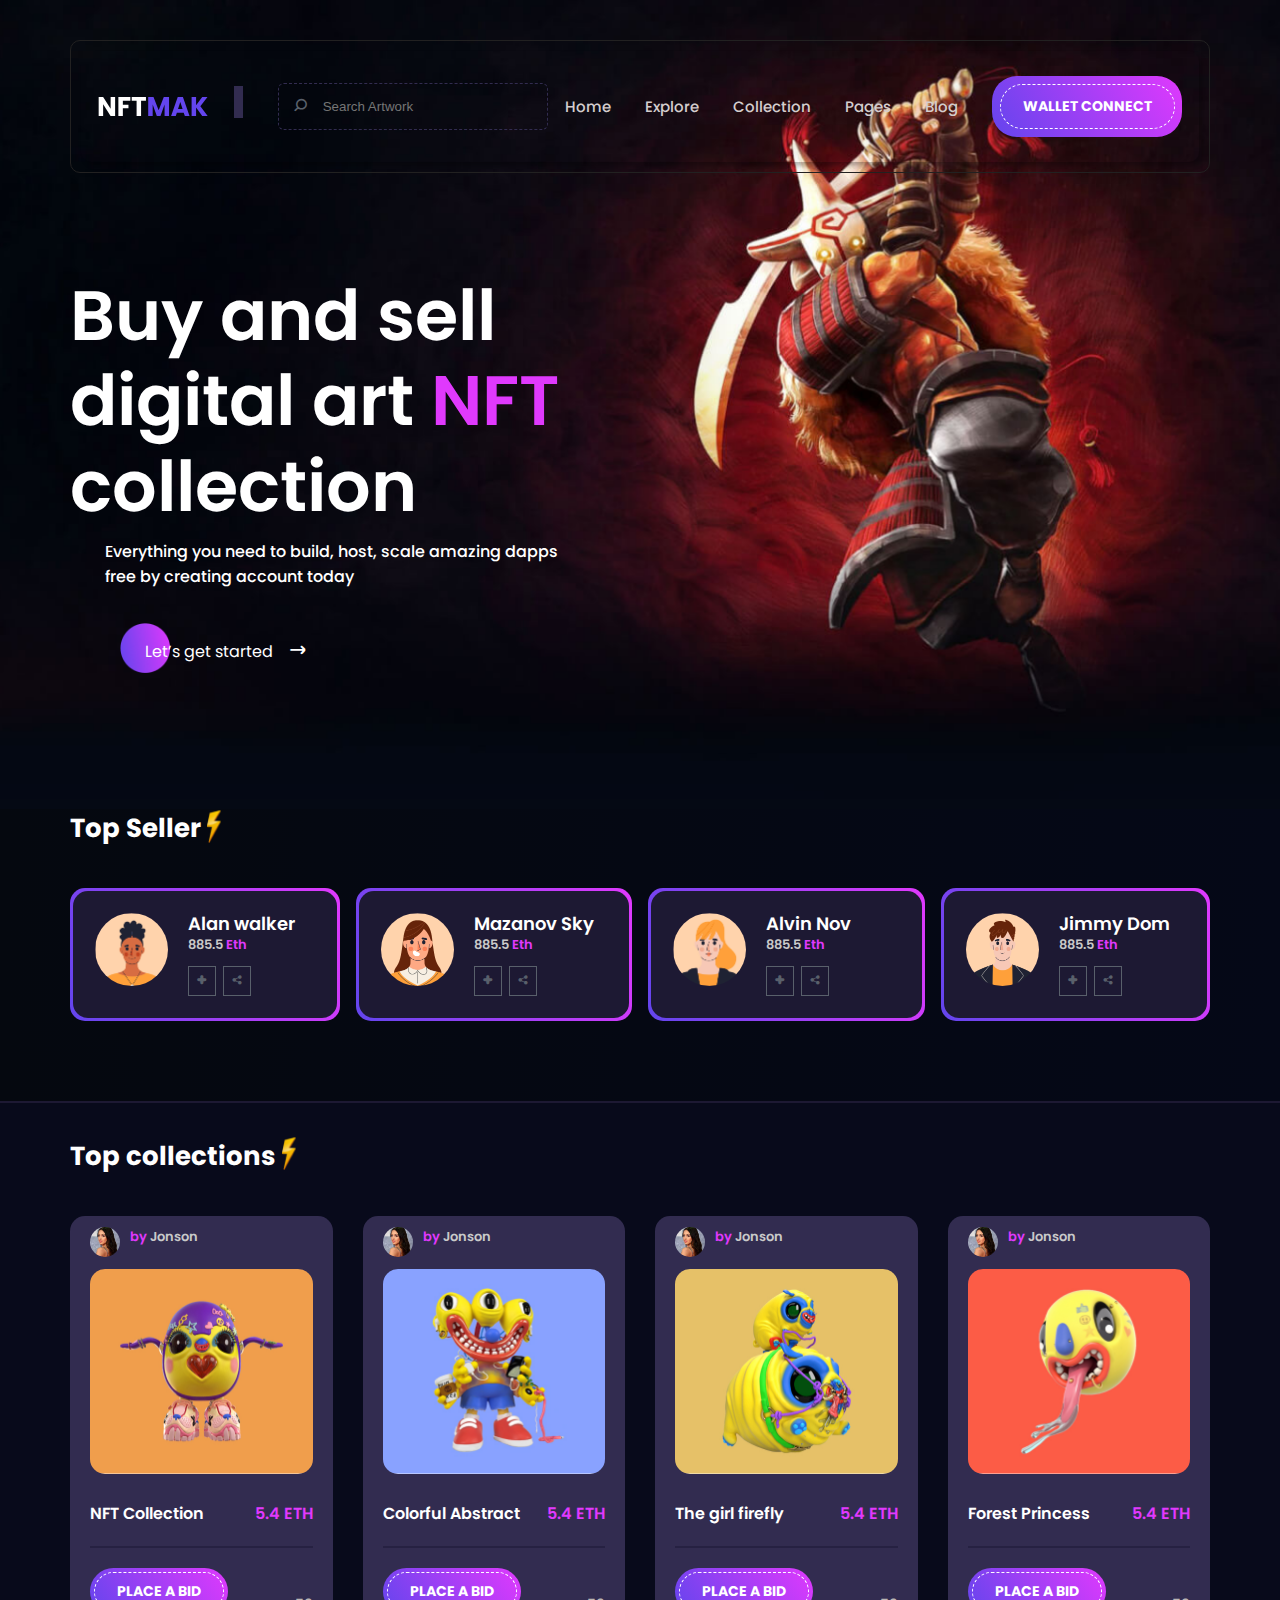
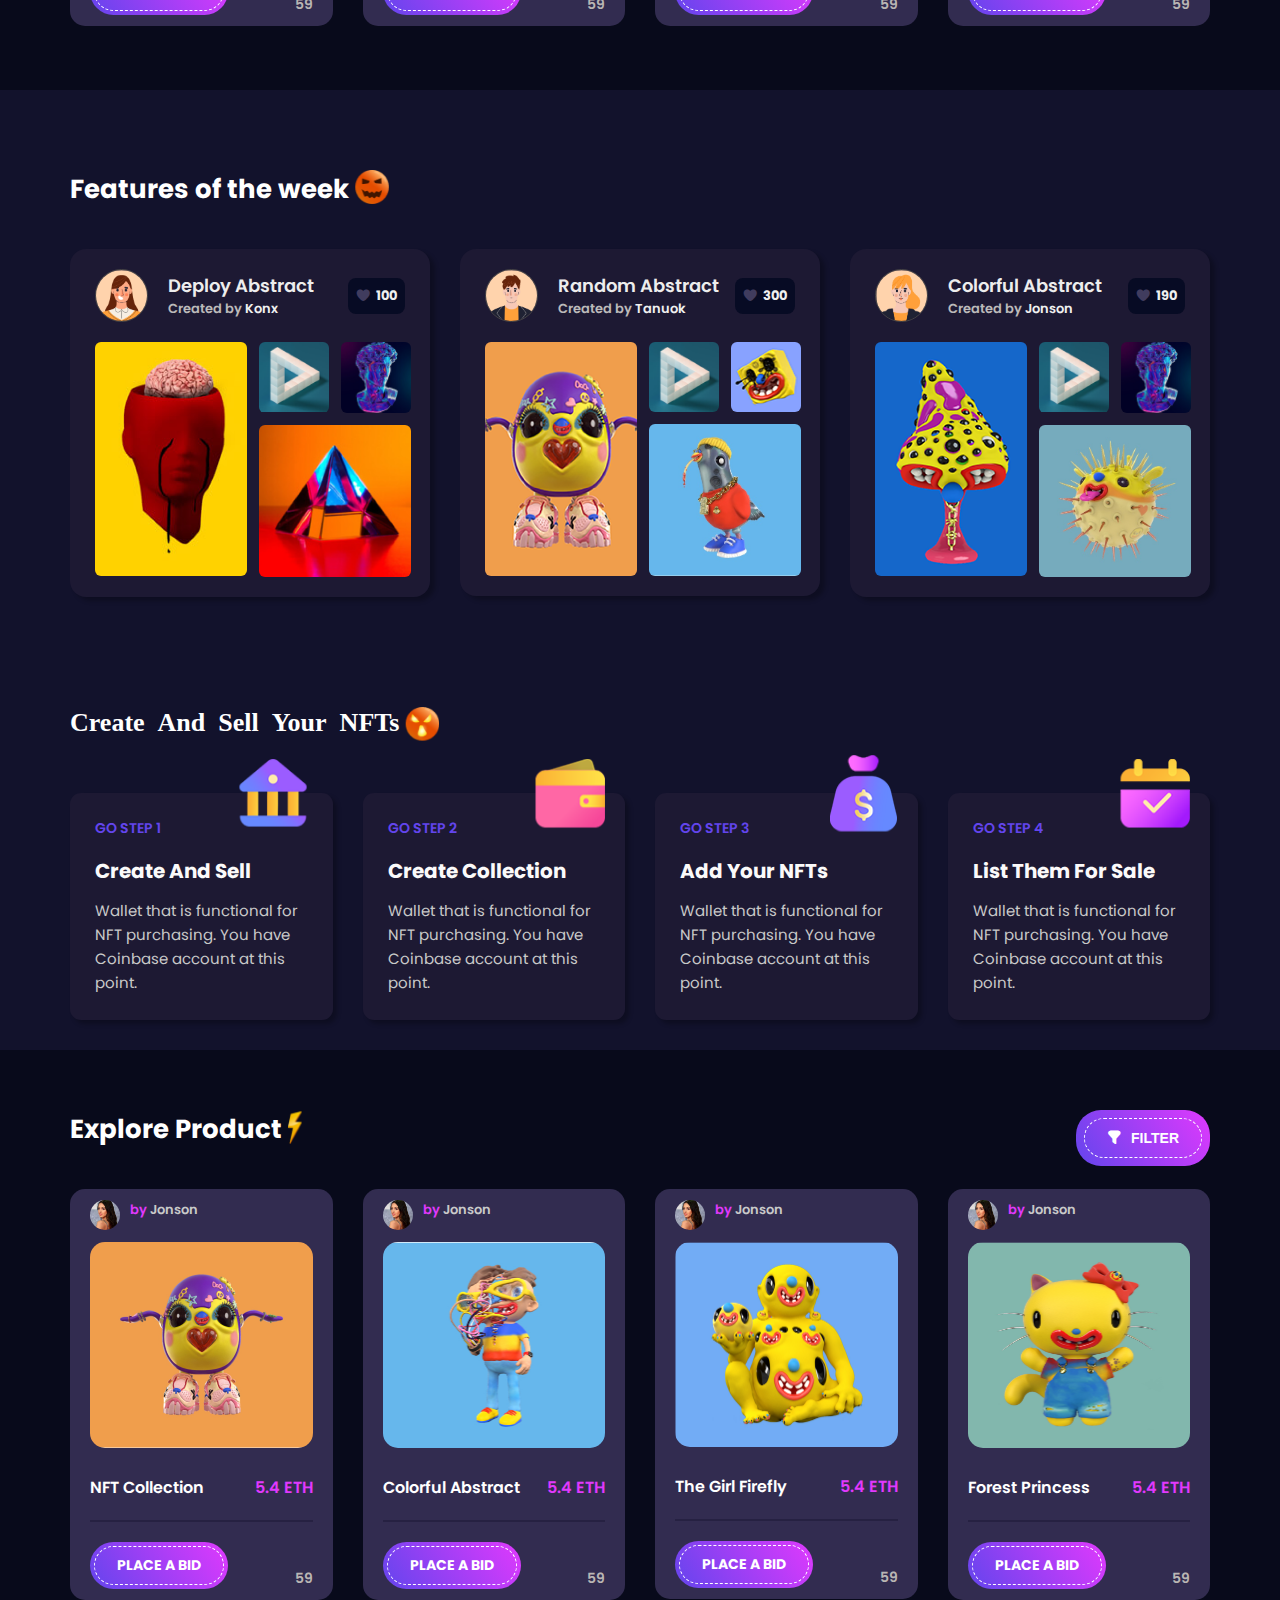
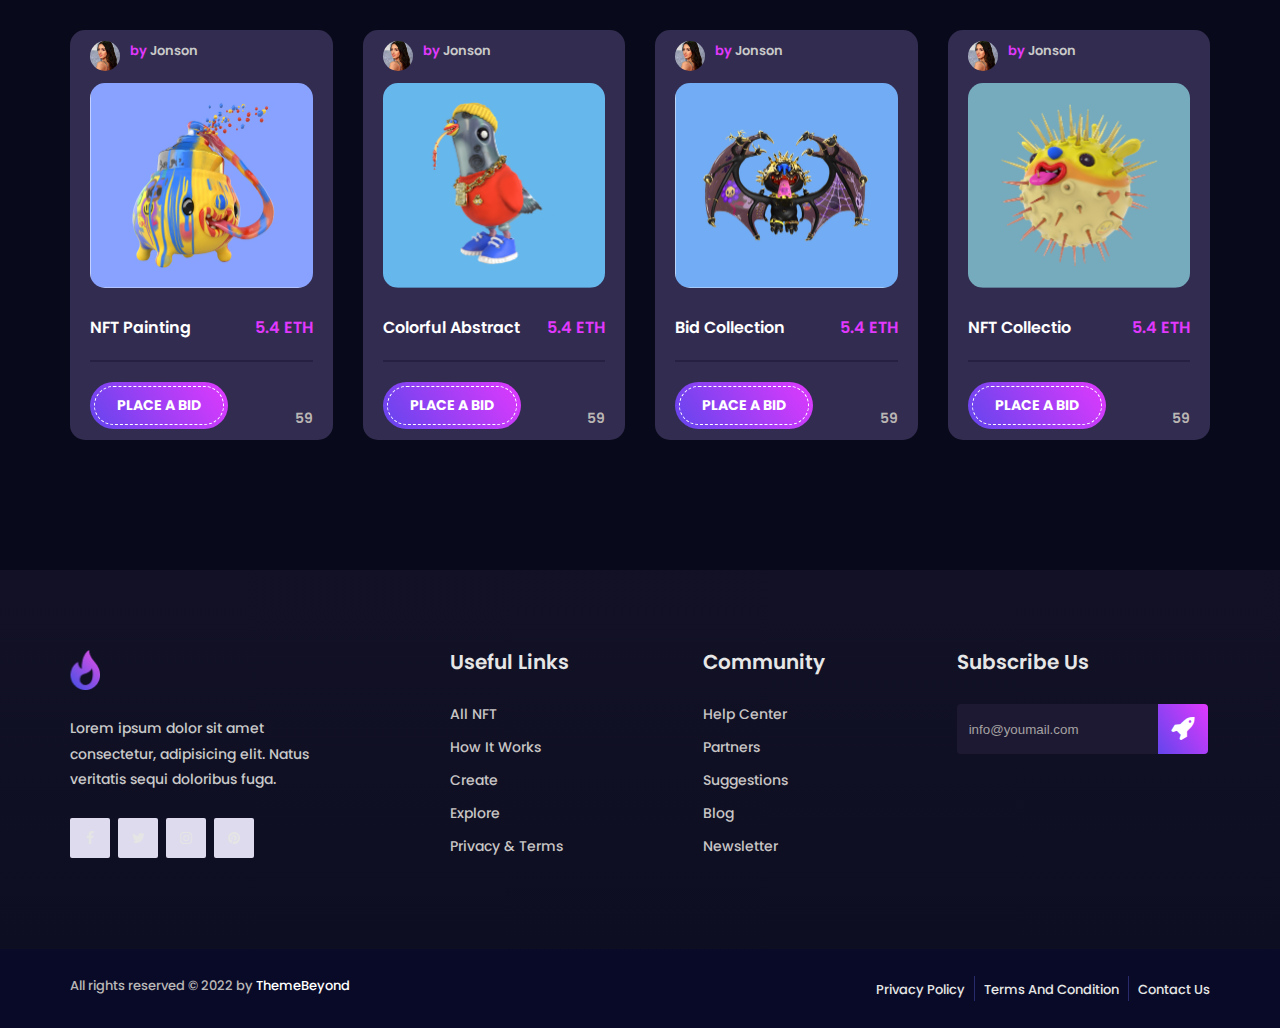
<file: index.html>
<!DOCTYPE html>
<html lang="en">

<head>
  <meta charset="UTF-8">
  <meta http-equiv="X-UA-Compatible" content="IE=edge">
  <meta name="viewport" content="width=device-width, initial-scale=1.0">
  <title>nft</title>
  <link rel="icon" href="images/icons/fair-icon.png">
  <link rel="stylesheet" href="css/font.css">
  <link rel="stylesheet" href="libs/font-awesome-4.7.0/css/font-awesome.min.css">
  <link rel="stylesheet" href="libs/icomoon/style.css">
  <link rel="stylesheet" href="css/style.min.css">
  <link rel="stylesheet" href="css/media.min.css">
</head>

<body class="poppins-font">
  <div class="preloader active">
    <div class="preload-icon"><img src="images/spiner-icon.svg" alt=""></div>
  </div>
  <section class="bunner-section background-style" style="background-image: url(images/bunner.png)">
    <div class="container">
      <div class="main-navigation-wrap">

        <div class="main-navigation">
          <div class="logo"><img src="images/log.svg" alt="nft mark"></div>
          <div class="hidden-menu toggle-js">
            <div class="close-menu close-menu-js"><span class="fa fa-close"></span></div>
            <form class="search-form">
              <button class="search-button">
                <span class="icon-search"></span>
              </button>
              <div class="search-input"><input type="text" placeholder="Search Artwork"></div>
            </form>
            <ul class="main-menu">
              <li><a href="javascrip:void(0)">Home</a></li>
              <li><a href="javascrip:void(0)">Explore</a></li>
              <li><a href="javascrip:void(0)">Collection</a></li>
              <li><a href="javascrip:void(0)">Pages</a></li>
              <li><a href="javascrip:void(0)">Blog</a></li>
            </ul>
            <div class="purple-link">
              <a class="purple-link-content" href="javascrip:void(0)">Wallet Connect</a>
            </div>
          </div>
          <div class="burger-menu open-menu-js">
            <span></span>
            <span></span>
            <span></span>
          </div>


        </div>
      </div>
      <div class="main-content">
        <div class="main-header">
          <h1>Buy and sell
            digital art <span class="purple-font">NFT</span>
            collection</h1>
        </div>
        <div class="main-description">
          <p>Everything you need to build, host, scale amazing
            dapps free by creating account today</p>
        </div>
        <a href="javascript:void(0)" class="main-link">Let’s get started</a>

      </div>

    </div>
  </section>
  <section class="top-seller-section">
    <div class="container">
      <div class="section-title">
        <h2>Top Seller</h2>
      </div>
      <div class="row">
        <div class="column-4x col-2x-d col-1x-t">
          <div class="top-seller-gradient">

            <div class="top-seller-box">
              <div class="top-seller-image">
                <img src="images/avatars/ava-dark_woman.png" alt="alan wolker">
              </div>
              <div class="top-seller-content">
                <div class="top-seller-title">
                  <a href="javascript:void(0)">Alan walker</a>
                </div>
                <div class="top-seller-amount">
                  <p>
                    885.5
                    <span class="purple-font">Eth</span>
                  </p>

                </div>
                <div class="top-seller-menu">
                  <a class="top-seller-link" href="javascript:void(0)"><span class="icon-plus"></span></a>
                  <a class="top-seller-link" href="javascript:void(0)"><span class="icon-share"></span></a>
                </div>
              </div>
            </div>
          </div>
        </div>
        <div class="column-4x col-2x-d col-1x-t">
          <div class="top-seller-gradient">

            <div class="top-seller-box">
              <div class="top-seller-image">
                <img src="images/avatars/ava_brown_hair_woman.png" alt="Mazanov Sky">
              </div>
              <div class="top-seller-content">
                <div class="top-seller-title">
                  <a href="javascript:void(0)">Mazanov Sky</a>
                </div>
                <div class="top-seller-amount">
                  <p>
                    885.5
                    <span class="purple-font">Eth</span>
                  </p>

                </div>
                <div class="top-seller-menu">
                  <a class="top-seller-link" href="javascript:void(0)"><span class="icon-plus"></span></a>
                  <a class="top-seller-link" href="javascript:void(0)"><span class="icon-share"></span></a>
                </div>
              </div>
            </div>
          </div>
        </div>
        <div class="column-4x col-2x-d col-1x-t">
          <div class="top-seller-gradient">

            <div class="top-seller-box">
              <div class="top-seller-image">
                <img src="images/avatars/ava_light_heir_woman.png" alt="Alvin Nov">
              </div>
              <div class="top-seller-content">
                <div class="top-seller-title">
                  <a href="javascript:void(0)">Alvin Nov</a>
                </div>
                <div class="top-seller-amount">
                  <p>
                    885.5
                    <span class="purple-font">Eth</span>
                  </p>

                </div>
                <div class="top-seller-menu">
                  <a class="top-seller-link" href="javascript:void(0)"><span class="icon-plus"></span></a>
                  <a class="top-seller-link" href="javascript:void(0)"><span class="icon-share"></span></a>
                </div>
              </div>
            </div>
          </div>
        </div>
        <div class="column-4x col-2x-d col-1x-t">
          <div class="top-seller-gradient">

            <div class="top-seller-box">
              <div class="top-seller-image">
                <img src="images/avatars/ava_brown_heir_man.png" alt="Jimmy Dom">
              </div>
              <div class="top-seller-content">
                <div class="top-seller-title">
                  <a href="javascript:void(0)">Jimmy Dom</a>
                </div>
                <div class="top-seller-amount">
                  <p>
                    885.5
                    <span class="purple-font">Eth</span>
                  </p>

                </div>
                <div class="top-seller-menu">
                  <a class="top-seller-link" href="javascript:void(0)"><span class="icon-plus"></span></a>
                  <a class="top-seller-link" href="javascript:void(0)"><span class="icon-share"></span></a>
                </div>
              </div>
            </div>
          </div>
        </div>
      </div>
    </div>

  </section>
  <section class="top-collection-section">
    <div class="container">
      <div class="section-title">
        <h2>Top collections</h2>
      </div>
      <div class="row">
        <div class="col-4x col-2x-d col-1x-p">
          <div class="product">
            <div class="author-info">
              <div class="author-photo">
                <img src="images/avatars/ava_circle.jpg" alt="ava">
              </div>
              <div class="author-name">
                <p><span class="purple-font">by </span>Jonson</p>
              </div>
            </div>
            <div class="product-image-box">
              <img src="images/monsters/monster_chicken.jpg" alt="monster chicken">
            </div>
            <div class="product-coin">
              <p>NFT Collection</p><span class="purple-font">5.4 ETH</span>
            </div>
            <div class="product-menu">
              <div class="purple-link">
                <a class="purple-link-content" href="javascrip:void(0)">place a bid</a>
              </div>
              <div class="product-amount">
                <p>59</p>
              </div>
            </div>
          </div>

        </div>
        <div class="col-4x col-2x-d col-1x-p ">
          <div class="product">
            <div class="author-info">
              <div class="author-photo">
                <img src="images/avatars/ava_circle.jpg" alt="ava">
              </div>
              <div class="author-name">
                <p><span class="purple-font">by </span>Jonson</p>
              </div>
            </div>
            <div class="product-image-box">
              <img src="images/monsters/monster_bart.jpg" alt="monster bart">
            </div>
            <div class="product-coin">
              <p>Colorful Abstract</p><span class="purple-font">5.4 ETH</span>
            </div>
            <div class="product-menu">
              <div class="purple-link">
                <a class="purple-link-content" href="javascrip:void(0)">place a bid</a>
              </div>
              <div class="product-amount">
                <p>59</p>
              </div>
            </div>
          </div>

        </div>
        <div class="col-4x col-2x-d col-1x-p">
          <div class="product">
            <div class="author-info">
              <div class="author-photo">
                <img src="images/avatars/ava_circle.jpg" alt="ava">
              </div>
              <div class="author-name">
                <p><span class="purple-font">by </span>Jonson</p>
              </div>
            </div>
            <div class="product-image-box">
              <img src="images/monsters/monster_dogs.jpg" alt="monster dogs">
            </div>
            <div class="product-coin">
              <p>The girl firefly</p><span class="purple-font">5.4 ETH</span>
            </div>
            <div class="product-menu">
              <div class="purple-link">
                <a class="purple-link-content" href="javascrip:void(0)">place a bid</a>
              </div>
              <div class="product-amount">
                <p>59</p>
              </div>
            </div>
          </div>

        </div>
        <div class="col-4x col-2x-d col-1x-p">
          <div class="product">
            <div class="author-info">
              <div class="author-photo">
                <img src="images/avatars/ava_circle.jpg" alt="ava">
              </div>
              <div class="author-name">
                <p><span class="purple-font">by </span>Jonson</p>
              </div>
            </div>
            <div class="product-image-box">
              <img src="images/monsters/monster_smile.jpg" alt="monster smile">
            </div>
            <div class="product-coin">
              <p>Forest Princess</p><span class="purple-font">5.4 ETH</span>
            </div>
            <div class="product-menu">
              <div class="purple-link">
                <a class="purple-link-content" href="javascrip:void(0)">place a bid</a>
              </div>
              <div class="product-amount">
                <p>59</p>
              </div>
            </div>
          </div>

        </div>
      </div>
    </div>
  </section>
  <section class="feature-section">
    <div class="container">
      <div class="section-title pumpkin-icon">
        <h2>Features of the week</h2>
      </div>
      <div class="row">
        <div class="col-3x col-2x-ws col-1x-d">
          <div class="author">
            <div class="author-data">
              <div class="author-photo">
                <img src="images/avatars/ava_brown_hair_woman.png" alt="woman">
              </div>
              <div class="author-content">
                <div class="author-info">
                  <div class="author-style">
                    <p>Deploy Abstract</p>
                  </div>
                  <div class="author-name">
                    <p>Created by <a href="javascript:void(0)" class="author-link">Konx</a></p>
                  </div>
                </div>
                <div class="author-likes-wrap">
                  <button class="btn-likes"><span class="icon-heard"></span></button>
                  <div class="likes-amount">
                    <p>100</p>
                  </div>
                </div>
              </div>
            </div>
            <div class="author-works">
              <div class="left-picture-box">
                <a href="javascript:void(0)" class="big-picture">
                  <img src="images/head.png" alt="head">
                </a>
              </div>
              <div class="right-picture-box">
                <div class="small-picture-box">
                  <a href="javascript:void(0)" class="small-picture">
                    <img src="images/triggle.png" alt="triggle">
                  </a>
                  <a href="javascript:void(0)" class="small-picture">
                    <img src="images/glass_head.png" alt="glass">
                  </a>
                </div>
                <a href="javascript:void(0)" class="middle-picture">
                  <img src="images/briliant.png" alt="briliant">
                </a>
              </div>
            </div>
          </div>
        </div>
        <div class="col-3x  col-2x-ws col-1x-d">
          <div class="author">
            <div class="author-data">
              <div class="author-photo">
                <img src="images/avatars/ava_brown_heir_man.png" alt="man">
              </div>
              <div class="author-content">
                <div class="author-info">
                  <div class="author-style">
                    <p>Random Abstract</p>
                  </div>
                  <div class="author-name">
                    <p>Created by <a href="javascript:void(0)" class="author-link">Tanuok</a></p>
                  </div>
                </div>
                <div class="author-likes-wrap">
                  <button class="btn-likes"><span class="icon-heard"></span></button>
                  <div class="likes-amount">
                    <p>300</p>
                  </div>
                </div>
              </div>
            </div>
            <div class="author-works">
              <div class="left-picture-box">
                <a href="javascript:void(0)" class="big-picture">
                  <img src="images/chicken.png" alt="chicken">
                </a>
              </div>
              <div class="right-picture-box">
                <div class="small-picture-box">
                  <a href="javascript:void(0)" class="small-picture">
                    <img src="images/triggle.png" alt="triggle">
                  </a>
                  <a href="javascript:void(0)" class="small-picture">
                    <img src="images/monsters/monster_spunch.png" alt="spunch">
                  </a>
                </div>
                <a href="javascript:void(0)" class="middle-picture">
                  <img src="images/monster_pigeot.jpg" alt="pigeot">
                </a>
              </div>
            </div>
          </div>
        </div>
        <div class="col-3x  col-2x-ws margin-auto-ws col-1x-d">
          <div class="author">
            <div class="author-data">
              <div class="author-photo">
                <img src="images/avatars/ava_light_heir_woman.png" alt="woman">
              </div>
              <div class="author-content">
                <div class="author-info">
                  <div class="author-style">
                    <p>Colorful Abstract</p>
                  </div>
                  <div class="author-name">
                    <p>Created by <a href="javascript:void(0)" class="author-link">Jonson</a></p>
                  </div>
                </div>
                <div class="author-likes-wrap">
                  <button class="btn-likes"><span class="icon-heard"></span></button>
                  <div class="likes-amount">
                    <p>190</p>
                  </div>
                </div>
              </div>
            </div>
            <div class="author-works">
              <div class="left-picture-box">
                <a href="javascript:void(0)" class="big-picture">
                  <img src="images/monsters/monster_mushroom.png" alt="mushroom">
                </a>
              </div>
              <div class="right-picture-box">
                <div class="small-picture-box">
                  <a href="javascript:void(0)" class="small-picture">
                    <img src="images/triggle.png" alt="triggle">
                  </a>
                  <a href="javascript:void(0)" class="small-picture">
                    <img src="images/glass_head.png" alt="glass">
                  </a>
                </div>
                <a href="javascript:void(0)" class="middle-picture">
                  <img src="images/monster_fish.jpg" alt="fish">
                </a>
              </div>
            </div>
          </div>
        </div>
      </div>
    </div>
  </section>
  <section class="create-nft-section">
    <div class="container">
      <div class="section-title icon-light-pumpkin">
        <h2>Create And Sell Your NFTs</h2>
      </div>
      <div class="row">
        <div class="col-4x col-2x-ws col-1x-t">
          <div class="step-box">
            <div class="step-number">
              <p>go step 1</p>
            </div>
            <div class="step-title">
              <p>Create And Sell</p>
            </div>
            <div class="step-description">
              <p>Wallet that is functional for
                NFT purchasing. You have
                Coinbase account at this
                point.</p>
            </div>
            <div class="step-icon icon-columns">

            </div>
          </div>
        </div>
        <div class="col-4x col-2x-ws col-1x-t">
          <div class="step-box">
            <div class="step-number">
              <p>go step 2</p>
            </div>
            <div class="step-title">
              <p>Create Collection</p>
            </div>
            <div class="step-description">
              <p>Wallet that is functional for
                NFT purchasing. You have
                Coinbase account at this
                point.</p>
            </div>
            <div class="step-icon icon-waller">

            </div>
          </div>
        </div>
        <div class="col-4x col-2x-ws col-1x-t">
          <div class="step-box">
            <div class="step-number">
              <p>go step 3</p>
            </div>
            <div class="step-title">
              <p>Add Your NFTs</p>
            </div>
            <div class="step-description">
              <p>Wallet that is functional for
                NFT purchasing. You have
                Coinbase account at this
                point.</p>
            </div>
            <div class="step-icon icon-money">

            </div>
          </div>
        </div>
        <div class="col-4x col-2x-ws col-1x-t">
          <div class="step-box">
            <div class="step-number">
              <p>go step 4</p>
            </div>
            <div class="step-title">
              <p>List Them For Sale</p>
            </div>
            <div class="step-description">
              <p>Wallet that is functional for
                NFT purchasing. You have
                Coinbase account at this
                point.</p>
            </div>
            <div class="step-icon icon-calendar">

            </div>
          </div>
        </div>
      </div>
    </div>
  </section>
  <section class="product-section">
    <div class="container">
      <div class="product-section-header">
        <div class="section-title">
          <h2>Explore Product</h2>
        </div>
        <div class="filter">
          <button class="purple-link btn-filter"><span class="purple-link-content">filter</span></button>
        </div>
      </div>
      <div class="row">
        <div class="col-4x col-2x-d col-1x-p">
          <div class="product">
            <div class="author-info">
              <div class="author-photo">
                <img src="images/avatars/ava_circle.jpg" alt="ava">
              </div>
              <div class="author-name">
                <p><span class="purple-font">by </span>Jonson</p>
              </div>
            </div>
            <div class="product-image-box">
              <img src="images/monsters/monster_chicken.jpg" alt="monster chicken">
            </div>
            <div class="product-coin">
              <p>NFT Collection</p><span class="purple-font">5.4 ETH</span>
            </div>
            <div class="product-menu">
              <div class="purple-link">
                <a class="purple-link-content" href="javascrip:void(0)">place a bid</a>
              </div>
              <div class="product-amount">
                <p>59</p>
              </div>
            </div>
          </div>

        </div>
        <div class="col-4x col-2x-d col-1x-p">
          <div class="product">
            <div class="author-info">
              <div class="author-photo">
                <img src="images/avatars/ava_circle.jpg" alt="ava">
              </div>
              <div class="author-name">
                <p><span class="purple-font">by </span>Jonson</p>
              </div>
            </div>
            <div class="product-image-box">
              <img src="images/monsters/monster_boy.jpg" alt="monster boy">
            </div>
            <div class="product-coin">
              <p>Colorful Abstract</p><span class="purple-font">5.4 ETH</span>
            </div>
            <div class="product-menu">
              <div class="purple-link">
                <a class="purple-link-content" href="javascrip:void(0)">place a bid</a>
              </div>
              <div class="product-amount">
                <p>59</p>
              </div>
            </div>
          </div>

        </div>
        <div class="col-4x col-2x-d col-1x-p">
          <div class="product">
            <div class="author-info">
              <div class="author-photo">
                <img src="images/avatars/ava_circle.jpg" alt="ava">
              </div>
              <div class="author-name">
                <p><span class="purple-font">by </span>Jonson</p>
              </div>
            </div>
            <div class="product-image-box">
              <img src="images/monsters/monster_creater.png" alt="monster creater">
            </div>
            <div class="product-coin">
              <p>The Girl Firefly</p><span class="purple-font">5.4 ETH</span>
            </div>
            <div class="product-menu">
              <div class="purple-link">
                <a class="purple-link-content" href="javascrip:void(0)">place a bid</a>
              </div>
              <div class="product-amount">
                <p>59</p>
              </div>
            </div>
          </div>

        </div>
        <div class="col-4x col-2x-d col-1x-p">
          <div class="product">
            <div class="author-info">
              <div class="author-photo">
                <img src="images/avatars/ava_circle.jpg" alt="ava">
              </div>
              <div class="author-name">
                <p><span class="purple-font">by </span>Jonson</p>
              </div>
            </div>
            <div class="product-image-box">
              <img src="images/monsters/monster_cat.png" alt="monster cat">
            </div>
            <div class="product-coin">
              <p>Forest Princess</p><span class="purple-font">5.4 ETH</span>
            </div>
            <div class="product-menu">
              <div class="purple-link">
                <a class="purple-link-content" href="javascrip:void(0)">place a bid</a>
              </div>
              <div class="product-amount">
                <p>59</p>
              </div>
            </div>
          </div>

        </div>
        <div class="col-4x col-2x-d col-1x-p">
          <div class="product">
            <div class="author-info">
              <div class="author-photo">
                <img src="images/avatars/ava_circle.jpg" alt="ava">
              </div>
              <div class="author-name">
                <p><span class="purple-font">by </span>Jonson</p>
              </div>
            </div>
            <div class="product-image-box">
              <img src="images/monsters/monster_perfume.jpg" alt="monster perfume">
            </div>
            <div class="product-coin">
              <p>NFT Painting</p><span class="purple-font">5.4 ETH</span>
            </div>
            <div class="product-menu">
              <div class="purple-link">
                <a class="purple-link-content" href="javascrip:void(0)">place a bid</a>
              </div>
              <div class="product-amount">
                <p>59</p>
              </div>
            </div>
          </div>

        </div>
        <div class="col-4x col-2x-d col-1x-p">
          <div class="product">
            <div class="author-info">
              <div class="author-photo">
                <img src="images/avatars/ava_circle.jpg" alt="ava">
              </div>
              <div class="author-name">
                <p><span class="purple-font">by </span>Jonson</p>
              </div>
            </div>
            <div class="product-image-box">
              <img src="images/monsters/monster-pigeot.png" alt="monster pigeot">
            </div>
            <div class="product-coin">
              <p>Colorful Abstract</p><span class="purple-font">5.4 ETH</span>
            </div>
            <div class="product-menu">
              <div class="purple-link">
                <a class="purple-link-content" href="javascrip:void(0)">place a bid</a>
              </div>
              <div class="product-amount">
                <p>59</p>
              </div>
            </div>
          </div>

        </div>
        <div class="col-4x col-2x-d col-1x-p">
          <div class="product">
            <div class="author-info">
              <div class="author-photo">
                <img src="images/avatars/ava_circle.jpg" alt="ava">
              </div>
              <div class="author-name">
                <p><span class="purple-font">by </span>Jonson</p>
              </div>
            </div>
            <div class="product-image-box">
              <img src="images/monsters/monster_bat.jpg" alt="monster bat">
            </div>
            <div class="product-coin">
              <p>Bid Collection</p><span class="purple-font">5.4 ETH</span>
            </div>
            <div class="product-menu">
              <div class="purple-link">
                <a class="purple-link-content" href="javascrip:void(0)">place a bid</a>
              </div>
              <div class="product-amount">
                <p>59</p>
              </div>
            </div>
          </div>

        </div>
        <div class="col-4x col-2x-d col-1x-p">
          <div class="product">
            <div class="author-info">
              <div class="author-photo">
                <img src="images/avatars/ava_circle.jpg" alt="ava">
              </div>
              <div class="author-name">
                <p><span class="purple-font">by </span>Jonson</p>
              </div>
            </div>
            <div class="product-image-box">
              <img src="images/monsters/monster-fish.png" alt="monster fish">
            </div>
            <div class="product-coin">
              <p>NFT Collectio</p><span class="purple-font">5.4 ETH</span>
            </div>
            <div class="product-menu">
              <div class="purple-link">
                <a class="purple-link-content" href="javascrip:void(0)">place a bid</a>
              </div>
              <div class="product-amount">
                <p>59</p>
              </div>
            </div>
          </div>

        </div>
      </div>
    </div>
  </section>
  <footer class="footer">
    <div class="main-footer">
      <div class="container">
        <div class="footer-row">
          <div class="social-column">
            <div class="footer-logo">
              <img src="images/icons/fair-icon.png" alt="flame icon">
            </div>
            <div class="footer-description">
              <p>Lorem ipsum dolor sit amet
                consectetur, adipisicing elit. Natus
                veritatis sequi doloribus fuga.</p>
            </div>
            <div class="footers-links-wrap">
              <a href="javascript:void(0)" class="footer-link"><span class="fa fa-facebook footer-icon"></span></a>
              <a href="javascript:void(0)" class="footer-link"><span class="fa fa-twitter footer-icon"></span></a>
              <a href="javascript:void(0)" class="footer-link"><span class="fa fa-instagram footer-icon"></span></a>
              <a href="javascript:void(0)" class="footer-link"><span class="fa fa-pinterest footer-icon"></span></a>
            </div>
          </div>
          <div class="useful-column">
            <div class="footer-title">
              <h3>Useful Links</h3>
            </div>
            <ul class="footer-list">
              <li><a href="javascript:void(0)"></a>All NFT</li>
              <li><a href="javascript:void(0)">How It Works</a></li>
              <li><a href="javascript:void(0)">Create</a></li>
              <li><a href="javascript:void(0)">Explore</a></li>
              <li><a href="javascript:void(0)">Privacy & Terms</a></li>
            </ul>
          </div>
          <div class="comutiny-column">
            <div class="footer-title">
              <h3>Community</h3>
            </div>
            <ul class="footer-list">
              <li><a href="javascript:void(0)">Help Center</a></li>
              <li><a href="javascript:void(0)">Partners</a></li>
              <li><a href="javascript:void(0)">Suggestions</a></li>
              <li><a href="javascript:void(0)">Blog</a></li>
              <li><a href="javascript:void(0)">Newsletter</a></li>
            </ul>
          </div>
          <div class="subscribe-column">
            <div class="footer-title">
              <h3>Subscribe Us</h3>
            </div>
            <form class="email-form">
              <div class="email-input"><input type="email" placeholder="info@youmail.com"></div>
              <button class="email-button"><span class="icon-rocket email-button-icon"></span></button>
            </form>
          </div>
        </div>
      </div>
    </div>
    <div class="bottom-footer">
      <div class="container">
        <div class="flex-beetwen">
          <div class="copyright-text">
            <p>All rights reserved © 2022 by <span class="white-font">ThemeBeyond</span></p>
          </div>
          <div class="addition-info-wrap">
            <ul class="addition-info">
              <li><a href="javascript:void(0)">Privacy Policy</a></li>
              <li><a href="javascript:void(0)">Terms And Condition</a></li>
              <li><a href="javascript:void(0)">Contact Us</a></li>
            </ul>
          </div>
        </div>

      </div>
    </div>
  </footer>



  <script src="libs/jquery-3.7.1.min.js"></script>
  <script src="js/main.js"></script>
</body>

</html>
</file>
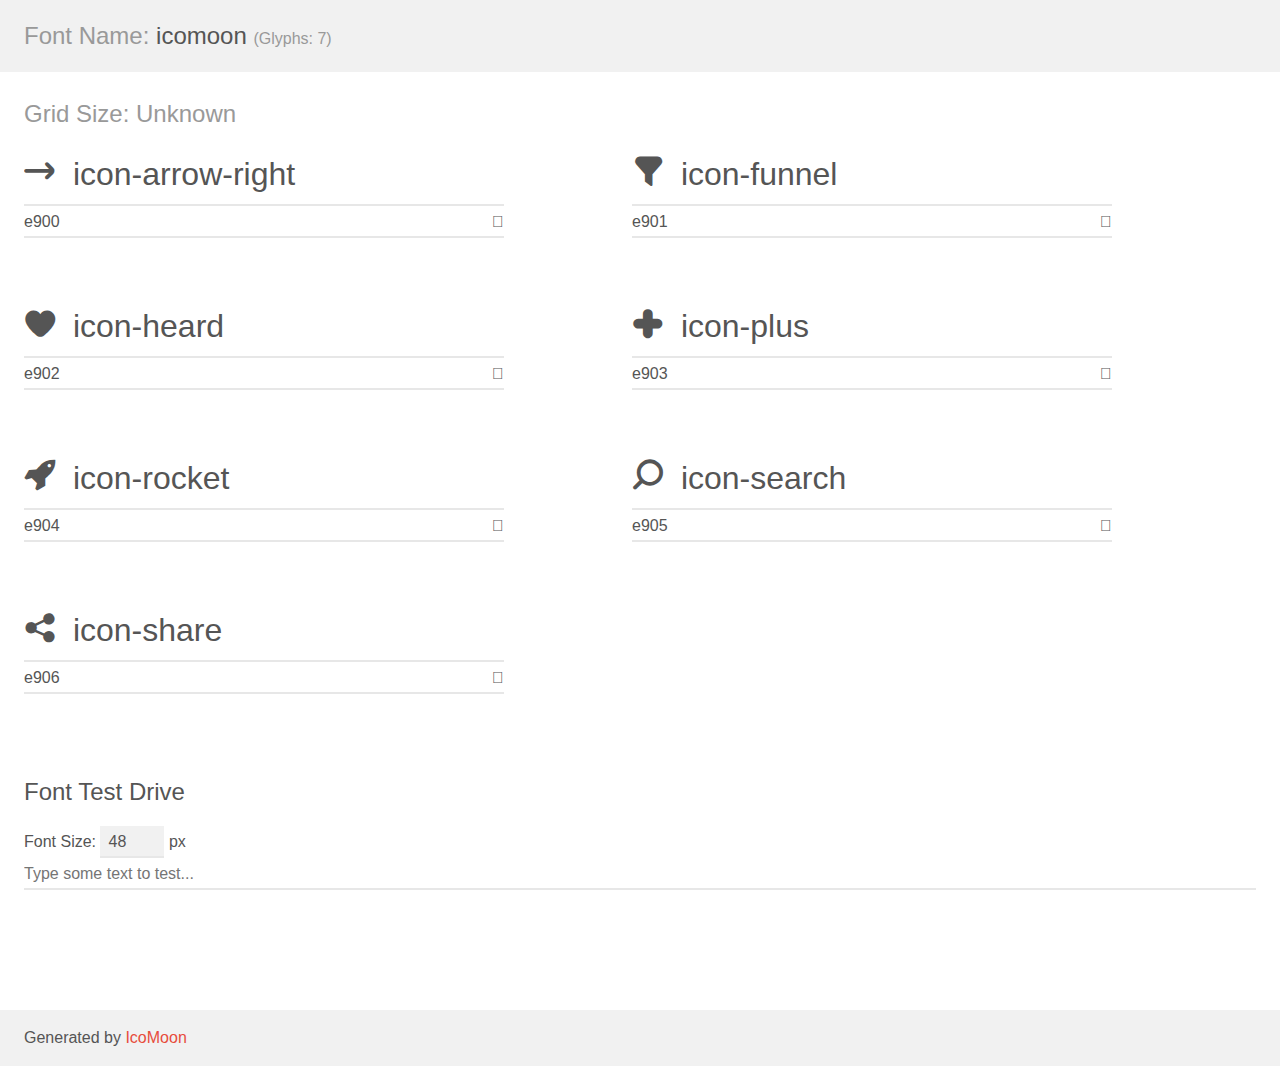
<file: libs/icomoon/demo.html>
<!doctype html>
<html>
<head>
    <meta charset="utf-8">
    <title>IcoMoon Demo</title>
    <meta name="description" content="An Icon Font Generated By IcoMoon.io">
    <meta name="viewport" content="width=device-width, initial-scale=1">
    <link rel="stylesheet" href="demo-files/demo.css">
    <link rel="stylesheet" href="style.css"></head>
<body>
    <div class="bgc1 clearfix">
        <h1 class="mhmm mvm"><span class="fgc1">Font Name:</span> icomoon <small class="fgc1">(Glyphs:&nbsp;7)</small></h1>
    </div>
    <div class="clearfix mhl ptl">
        <h1 class="mvm mtn fgc1">Grid Size: Unknown</h1>
        <div class="glyph fs1">
            <div class="clearfix bshadow0 pbs">
                <span class="icon-arrow-right"></span>
                <span class="mls"> icon-arrow-right</span>
            </div>
            <fieldset class="fs0 size1of1 clearfix hidden-false">
                <input type="text" readonly value="e900" class="unit size1of2" />
                <input type="text" maxlength="1" readonly value="&#xe900;" class="unitRight size1of2 talign-right" />
            </fieldset>
            <div class="fs0 bshadow0 clearfix hidden-true">
                <span class="unit pvs fgc1">liga: </span>
                <input type="text" readonly value="" class="liga unitRight" />
            </div>
        </div>
        <div class="glyph fs1">
            <div class="clearfix bshadow0 pbs">
                <span class="icon-funnel"></span>
                <span class="mls"> icon-funnel</span>
            </div>
            <fieldset class="fs0 size1of1 clearfix hidden-false">
                <input type="text" readonly value="e901" class="unit size1of2" />
                <input type="text" maxlength="1" readonly value="&#xe901;" class="unitRight size1of2 talign-right" />
            </fieldset>
            <div class="fs0 bshadow0 clearfix hidden-true">
                <span class="unit pvs fgc1">liga: </span>
                <input type="text" readonly value="" class="liga unitRight" />
            </div>
        </div>
        <div class="glyph fs1">
            <div class="clearfix bshadow0 pbs">
                <span class="icon-heard"></span>
                <span class="mls"> icon-heard</span>
            </div>
            <fieldset class="fs0 size1of1 clearfix hidden-false">
                <input type="text" readonly value="e902" class="unit size1of2" />
                <input type="text" maxlength="1" readonly value="&#xe902;" class="unitRight size1of2 talign-right" />
            </fieldset>
            <div class="fs0 bshadow0 clearfix hidden-true">
                <span class="unit pvs fgc1">liga: </span>
                <input type="text" readonly value="" class="liga unitRight" />
            </div>
        </div>
        <div class="glyph fs1">
            <div class="clearfix bshadow0 pbs">
                <span class="icon-plus"></span>
                <span class="mls"> icon-plus</span>
            </div>
            <fieldset class="fs0 size1of1 clearfix hidden-false">
                <input type="text" readonly value="e903" class="unit size1of2" />
                <input type="text" maxlength="1" readonly value="&#xe903;" class="unitRight size1of2 talign-right" />
            </fieldset>
            <div class="fs0 bshadow0 clearfix hidden-true">
                <span class="unit pvs fgc1">liga: </span>
                <input type="text" readonly value="" class="liga unitRight" />
            </div>
        </div>
        <div class="glyph fs1">
            <div class="clearfix bshadow0 pbs">
                <span class="icon-rocket"></span>
                <span class="mls"> icon-rocket</span>
            </div>
            <fieldset class="fs0 size1of1 clearfix hidden-false">
                <input type="text" readonly value="e904" class="unit size1of2" />
                <input type="text" maxlength="1" readonly value="&#xe904;" class="unitRight size1of2 talign-right" />
            </fieldset>
            <div class="fs0 bshadow0 clearfix hidden-true">
                <span class="unit pvs fgc1">liga: </span>
                <input type="text" readonly value="" class="liga unitRight" />
            </div>
        </div>
        <div class="glyph fs1">
            <div class="clearfix bshadow0 pbs">
                <span class="icon-search"></span>
                <span class="mls"> icon-search</span>
            </div>
            <fieldset class="fs0 size1of1 clearfix hidden-false">
                <input type="text" readonly value="e905" class="unit size1of2" />
                <input type="text" maxlength="1" readonly value="&#xe905;" class="unitRight size1of2 talign-right" />
            </fieldset>
            <div class="fs0 bshadow0 clearfix hidden-true">
                <span class="unit pvs fgc1">liga: </span>
                <input type="text" readonly value="" class="liga unitRight" />
            </div>
        </div>
        <div class="glyph fs1">
            <div class="clearfix bshadow0 pbs">
                <span class="icon-share"></span>
                <span class="mls"> icon-share</span>
            </div>
            <fieldset class="fs0 size1of1 clearfix hidden-false">
                <input type="text" readonly value="e906" class="unit size1of2" />
                <input type="text" maxlength="1" readonly value="&#xe906;" class="unitRight size1of2 talign-right" />
            </fieldset>
            <div class="fs0 bshadow0 clearfix hidden-true">
                <span class="unit pvs fgc1">liga: </span>
                <input type="text" readonly value="" class="liga unitRight" />
            </div>
        </div>
    </div>

    <!--[if gt IE 8]><!-->
    <div class="mhl clearfix mbl">
        <h1>Font Test Drive</h1>
        <label>
            Font Size: <input id="fontSize" type="number" class="textbox0 mbm"
            min="8" value="48" />
            px
        </label>
        <input id="testText" type="text" class="phl size1of1 mvl"
        placeholder="Type some text to test..." value=""/>
        <div id="testDrive" class="icon-" style="font-family: icomoon">&nbsp;
        </div>
    </div>
    <!--<![endif]-->
    <div class="bgc1 clearfix">
        <p class="mhl">Generated by <a href="https://icomoon.io/app">IcoMoon</a></p>
    </div>

    <script src="demo-files/demo.js"></script>
</body>
</html>
</file>
<file: css/font.css>
@font-face {
   font-family: "Poppins";
   src: url('../fonts/poppins/Poppins-Regular.otf') format('truetype');
   font-weight: 400;
   font-style: normal;
}

@font-face {
   font-family: "Poppins";
   src: url('../fonts/poppins/Poppins-Medium.otf') format('truetype');
   font-weight: 500;
   font-style: normal;
}

@font-face {
   font-family: "Poppins";
   src: url('../fonts/poppins/Poppins-SemiBold.otf') format('truetype');
   font-weight: 600;
   font-style: normal;
}

@font-face {
   font-family: "Poppins";
   src: url('../fonts/poppins/Poppins-Bold.otf') format('truetype');
   font-weight: 700;
   font-style: normal;
}
</file>
<file: libs/icomoon/style.css>
@font-face {
  font-family: 'icomoon';
  src:  url('fonts/icomoon.eot?9oy883');
  src:  url('fonts/icomoon.eot?9oy883#iefix') format('embedded-opentype'),
    url('fonts/icomoon.ttf?9oy883') format('truetype'),
    url('fonts/icomoon.woff?9oy883') format('woff'),
    url('fonts/icomoon.svg?9oy883#icomoon') format('svg');
  font-weight: normal;
  font-style: normal;
  font-display: block;
}

[class^="icon-"], [class*=" icon-"] {
  /* use !important to prevent issues with browser extensions that change fonts */
  font-family: 'icomoon' !important;
  speak: never;
  font-style: normal;
  font-weight: normal;
  font-variant: normal;
  text-transform: none;
  line-height: 1;

  /* Better Font Rendering =========== */
  -webkit-font-smoothing: antialiased;
  -moz-osx-font-smoothing: grayscale;
}

.icon-arrow-right:before {
  content: "\e900";
}
.icon-funnel:before {
  content: "\e901";
}
.icon-heard:before {
  content: "\e902";
}
.icon-plus:before {
  content: "\e903";
}
.icon-rocket:before {
  content: "\e904";
}
.icon-search:before {
  content: "\e905";
}
.icon-share:before {
  content: "\e906";
}
</file>
<file: libs/icomoon/demo-files/demo.css>
body {
  padding: 0;
  margin: 0;
  font-family: sans-serif;
  font-size: 1em;
  line-height: 1.5;
  color: #555;
  background: #fff;
}
h1 {
  font-size: 1.5em;
  font-weight: normal;
}
small {
  font-size: .66666667em;
}
a {
  color: #e74c3c;
  text-decoration: none;
}
a:hover, a:focus {
  box-shadow: 0 1px #e74c3c;
}
.bshadow0, input {
  box-shadow: inset 0 -2px #e7e7e7;
}
input:hover {
  box-shadow: inset 0 -2px #ccc;
}
input, fieldset {
  font-family: sans-serif;
  font-size: 1em;
  margin: 0;
  padding: 0;
  border: 0;
}
input {
  color: inherit;
  line-height: 1.5;
  height: 1.5em;
  padding: .25em 0;
}
input:focus {
  outline: none;
  box-shadow: inset 0 -2px #449fdb;
}
.glyph {
  font-size: 16px;
  width: 15em;
  padding-bottom: 1em;
  margin-right: 4em;
  margin-bottom: 1em;
  float: left;
  overflow: hidden;
}
.liga {
  width: 80%;
  width: calc(100% - 2.5em);
}
.talign-right {
  text-align: right;
}
.talign-center {
  text-align: center;
}
.bgc1 {
  background: #f1f1f1;
}
.fgc1 {
  color: #999;
}
.fgc0 {
  color: #000;
}
p {
  margin-top: 1em;
  margin-bottom: 1em;
}
.mvm {
  margin-top: .75em;
  margin-bottom: .75em;
}
.mtn {
  margin-top: 0;
}
.mtl, .mal {
  margin-top: 1.5em;
}
.mbl, .mal {
  margin-bottom: 1.5em;
}
.mal, .mhl {
  margin-left: 1.5em;
  margin-right: 1.5em;
}
.mhmm {
  margin-left: 1em;
  margin-right: 1em;
}
.mls {
  margin-left: .25em;
}
.ptl {
  padding-top: 1.5em;
}
.pbs, .pvs {
  padding-bottom: .25em;
}
.pvs, .pts {
  padding-top: .25em;
}
.unit {
  float: left;
}
.unitRight {
  float: right;
}
.size1of2 {
  width: 50%;
}
.size1of1 {
  width: 100%;
}
.clearfix:before, .clearfix:after {
  content: " ";
  display: table;
}
.clearfix:after {
  clear: both;
}
.hidden-true {
  display: none;
}
.textbox0 {
  width: 3em;
  background: #f1f1f1;
  padding: .25em .5em;
  line-height: 1.5;
  height: 1.5em;
}
#testDrive {
  display: block;
  padding-top: 24px;
  line-height: 1.5;
}
.fs0 {
  font-size: 16px;
}
.fs1 {
  font-size: 32px;
}
</file>
<file: css/style.min.css>
.close-menu,button{cursor:pointer}img,input{display:block}a,input{color:inherit}.main-navigation,.step-box{box-shadow:4px 4px 4px 0 rgba(0,0,0,.25)}*{box-sizing:border-box;margin:0;padding:0}.col-2x,.col-3x,.col-4x,.col-5x,.container{padding-left:15px;padding-right:15px}h1,h2,h3,h4,h5,h6{font-weight:inherit;font-style:inherit;font-size:100%;font-family:inherit}img{width:100%}a{text-decoration:none}.container{width:1170px;margin-left:auto;margin-right:auto}input{width:100%;height:100%;background-color:transparent;border:none;outline:0}.row{display:flex;flex-wrap:wrap;margin-left:-15px;margin-right:-15px}.col-2x{width:50%}.col-3x{width:33.33333%}.col-4x{width:25%}.col-5x{width:20%}.poppins-font{font-family:Poppins;font-weight:400;color:#fff}.background-style{background-color:#080a1b}.bunner-section{padding-top:40px;padding-bottom:145px;background-size:cover;background-repeat:no-repeat}.main-navigation-wrap{background-color:transparent;border:1px solid #222121;border-radius:10px;padding:10px;margin-bottom:100px}.main-navigation{padding:25px 17px;border-radius:inherit;display:flex;align-items:center}.main-navigation .logo{width:145px;margin-right:35px;padding-right:35px;position:relative}.main-navigation .logo::after{content:"";display:inline-block;position:absolute;top:-10px;right:0;height:32px;width:9px;background-color:#322C50}.main-navigation .search-form{display:flex;border:1px dashed #322C50;border-radius:6px;width:272px;height:47px;padding:15px}.main-navigation .search-form .search-button{background-color:transparent;color:#59606B;border:none;padding-right:16px}.main-navigation .search-form .search-input{background-color:transparent}.main-navigation .search-form .search-input input{color:#fff}.main-navigation .search-form .search-input input ::placeholder{color:#fff}.main-navigation .main-menu{list-style:none;display:flex;margin-right:17px}.main-navigation .main-menu li{margin:0 17px}.main-navigation .main-menu li a{text-decoration:none;font-weight:500;font-size:15px;text-transform:capitalize;color:#d4cdcd}.main-navigation .main-menu li a:hover{color:#E039FD}.purple-link{display:inline-flex;background:linear-gradient(55deg,#6345ed 0,#e039fd 100%);border-radius:25px;padding:8px}.purple-link .purple-link-content{display:inline-block;color:#fff;text-transform:uppercase;font-weight:700;font-size:14px;padding:11px 22px;border-radius:inherit;border:1px dashed #fff;flex-shrink:0}.main-content .main-link:hover,.purple-font,.purple-link .purple-link-content:hover,.top-seller-box .top-seller-title:hover{color:#E039FD}.purple-link .purple-link-content:hover{border:1px dashed #E039FD}.main-content{max-width:500px}.main-content .main-header{font-weight:600;font-size:70px;line-height:1.22;margin-bottom:10px}.main-content .main-description{margin-left:35px;font-weight:500;font-size:16px;margin-bottom:50px}.main-content .main-link{margin-left:75px;position:relative;z-index:20}.main-content .main-link:before{content:"";display:block;position:absolute;top:0;left:-25px;width:50px;height:50px;background:url(../images/circle.png) center/contain no-repeat;z-index:-1;transform:translateY(-34%)}.main-content .main-link:after{font-family:icomoon;content:"\e900";display:inline-block;margin-left:17px}.section-title{display:inline-block;font-weight:700;font-size:26px;margin-bottom:40px;position:relative}.section-title:after{content:'';display:inline-flex;width:14px;height:34px;background:url(../images/icons/lighting_icon.png) center/contain no-repeat;position:absolute;right:-20px;top:0}.top-seller-section{background:linear-gradient(90deg,#05080f,#050817);padding-bottom:80px;border-bottom:2.5px solid #1d1933}.top-seller-gradient{background:linear-gradient(69deg,#6345ed 0,#E039FD 100%);padding:3px;border-radius:15px}.top-seller-box{background-color:#1d1933;border-radius:inherit;display:flex;padding:22px}.top-seller-box .top-seller-image{width:73px;height:73px;border-radius:50%;margin-right:20px;overflow:hidden;flex-shrink:0}.top-seller-box .top-seller-content{flex-grow:1}.top-seller-box .top-seller-title{font-weight:600;font-size:18px;line-height:1.2}.product .author-info .author-name,.top-seller-box .top-seller-amount{font-size:13px;color:#c9c9c9;font-weight:600}.top-seller-box .top-seller-amount{line-height:1.6;margin-bottom:10px}.top-seller-box .top-seller-menu{display:flex}.top-seller-box .top-seller-link{color:#59606B;font-size:10px;padding:6px 8px;margin-right:7px;border:1px solid}.top-seller-box .top-seller-link:hover{color:#E039FD}.column-4x{width:25%;padding-left:8px;padding-right:8px}.column-4x:first-of-type{padding-left:15px}.column-4x:last-of-type{padding-right:15px}.top-collection-section{padding:34px 0;background-color:#080a1b}.product{padding:11px 20px;background-color:#322C50;border-radius:15px;margin-bottom:30px}.product .author-info{display:flex;margin-bottom:12px}.product .author-info .author-photo{width:30px;height:30px;border-radius:50%;overflow:hidden;margin-right:10px}.product .product-image-box{border-radius:15px;overflow:hidden;margin-bottom:27px}.author .author-data,.product .product-coin{margin-bottom:20px;display:flex}.product .product-coin{justify-content:space-between;font-weight:600;font-size:16px;padding-bottom:20px;border-bottom:2px solid #262142}.product .product-menu{display:flex;justify-content:space-between;align-items:flex-end}.product .purple-link{padding:4px}.product .purple-link-content{padding:8px 22px}.product .product-amount{font-weight:600;font-size:14px;line-height:1.5;color:#bab6b4}.feature-section{padding:80px 0;background-color:#12122c}.pumpkin-icon::after{background:url(../images/icons/pumpcin-dark.png) center/contain no-repeat;width:34px;height:34px;right:-40px}.author{padding:20px 25px;background-color:#1d1933;box-shadow:5px 4px 4px 0 rgba(0,0,0,.25);border-radius:16px}.author .author-photo{border-radius:50%;overflow:hidden;border:1px solid #494747;width:53px;height:53px;margin-right:20px;flex-shrink:0}.author .author-content{display:flex;justify-content:space-between;flex-grow:1;align-items:center}.author .author-info{margin-right:10px}.author .author-style{font-weight:600;font-size:18px;color:#ededed}.author .author-name{line-height:1.5;color:#bcbaba;font-weight:600;font-size:13px}.author .author-link{color:#f0f0f0}.author .author-link:hover{color:#E039FD}.author .author-likes-wrap{display:flex;align-items:center;padding:8px;background-color:#070b24;border-radius:8px}.author .btn-likes{border:none;background-color:transparent;color:#403C5E;font-size:14px;margin-right:6px}.author .btn-likes:hover{color:#E039FD}.author .likes-amount{font-weight:700;font-size:13px;color:#f0f0f0}.author .author-works{display:flex;gap:0 12px}.author .author-works a:hover{transform:scale(1.1);transition:transform .3s}.author .big-picture{display:block;width:152px;border-radius:6px;overflow:hidden}.author .small-picture-box{display:flex;gap:12px;margin-bottom:12px}.author .small-picture-box .small-picture{width:70px;border-radius:6px;overflow:hidden}.author .middle-picture{display:block;border-radius:6px;overflow:hidden}.create-nft-section{padding:30px 0;background-color:#12122c}.icon-light-pumpkin{margin-bottom:60px}.icon-light-pumpkin::after{background:url(../images/icons/pumbcin-light.png) center/contain no-repeat;width:34px;height:34px;right:-40px}.step-box{padding:25px;background-color:#1d1933;border-radius:11px;position:relative}.step-box .step-number{font-weight:600;font-size:14px;line-height:1.5;text-transform:uppercase;color:#6345ed;margin-bottom:20px}.step-box .step-title{font-weight:700;font-size:20px;line-height:1.2;color:#fbfafa;margin-bottom:16px}.step-box .step-description{font-size:15px;line-height:1.6;color:#c9c9c9}.step-box .step-icon{position:absolute;width:80px;height:80px;top:0;right:20px;transform:translateY(-50%);background-repeat:no-repeat;background-position:center;background-size:contain}.step-box .icon-columns{background-image:url(../images/icons/columns.png)}.step-box .icon-waller{background-image:url(../images/icons/wallet.png);width:70px}.step-box .icon-money{background-image:url(../images/icons/cash.png);width:70px}.step-box .icon-calendar{background-image:url(../images/icons/calendars.png);width:70px}.product-section{padding:60px 0 100px;background-color:#080a1b}.product-section-header{display:flex;justify-content:space-between}.btn-filter{border:none}.btn-filter .purple-link-content{font-weight:700;font-size:14px}.btn-filter .purple-link-content:before{content:'\e901';font-family:icomoon;display:inline-block;margin-right:10px}.main-footer{padding:80px 0;background:linear-gradient(180deg,rgba(29,25,51,.46) 14.17%,rgba(29,25,51,.27) 99.73%),linear-gradient(180deg,#080a1b,#080a1b)}.footer-row{display:flex}.social-column{flex:3 0 360px}.social-column .footer-logo{width:30px;margin-bottom:26px}.social-column .footer-description{font-weight:500;font-size:14px;line-height:1.8;color:#c9c9c9;margin-bottom:26px;max-width:240px}.social-column .footers-links-wrap{display:flex;gap:8px}.social-column .footer-link{display:flex;justify-content:center;align-items:center;width:40px;height:40px;background-color:#dedbef;border-radius:2px}.social-column .footer-link:hover{background-color:#E039FD;transition:all .2s}.social-column .footer-icon{font-size:14px;color:#e5e5e5}.footer-title{font-weight:600;font-size:20px;line-height:1.2;color:#e6e6e6;margin-bottom:30px}.comutiny-column .footer-list,.useful-column .footer-list{list-style:none;font-weight:500;font-size:14px;line-height:1.5;color:#c8c5c5}.comutiny-column .footer-list li,.useful-column .footer-list li{margin-bottom:12px}.comutiny-column .footer-list a:hover,.useful-column .footer-list a:hover{color:#E039FD;transition:all .2s}.comutiny-column,.subscribe-column,.useful-column{flex:2 0 240px}.subscribe-column .email-form{display:inline-flex;border-radius:4px;overflow:hidden}.subscribe-column .email-form .email-input{background-color:#1d1933;height:50px;padding:12px;color:#fff}.subscribe-column .email-form .email-input input::placeholder{color:#a5a2a2}.subscribe-column .email-form .email-button{width:50px;display:flex;justify-content:center;align-items:center;border:none;background:linear-gradient(55deg,#6345ed 0,#e039fd 100%)}.subscribe-column .email-form .email-button .email-button-icon{color:#fff;font-size:24px}.subscribe-column .email-form .email-button .email-button-icon:hover{color:#E039FD;transition:all .3s}.bottom-footer{padding:27px 0;background-color:#090a27}.bottom-footer .flex-beetwen{display:flex;justify-content:space-between}.bottom-footer .copyright-text{font-weight:500;font-size:13px;line-height:1.6;color:#b8b6b6}.bottom-footer .white-font{color:#fff}.bottom-footer .addition-info{list-style:none;display:flex}.bottom-footer .addition-info li:not(:last-of-type){padding-right:9px;margin-right:9px;border-right:#282a6b 1px solid}.bottom-footer .addition-info a{font-weight:500;font-size:13px;line-height:1.5;color:#e5e5e5}.bottom-footer .addition-info a:hover{color:#E039FD;transition:all .3s}.hidden-menu{display:flex;align-items:center}.burger-menu{width:26px;height:30px;display:none;flex-direction:column;justify-content:space-around}.burger-menu span{display:block;background-color:#fff;width:100%;height:4px}.close-menu{display:none;position:absolute;top:5px;right:20px;z-index:101;font-size:30px}.close-menu:hover{color:#E039FD}@keyframes rotateAnim{from{transform:rotate(0)}to{transform:rotate(360deg)}}.preloader{display:none;justify-content:center;align-items:center;position:fixed;z-index:200;top:0;left:0;right:0;bottom:0;background-color:#12122c}.preloader .preload-icon{width:100px;transition:.3s}.preloader.active{display:flex}.preloader.active .preload-icon{animation:rotateAnim 1s infinite}
</file>
<file: css/media.min.css>
@media only screen and (max-width:1200px){.container{width:960px}.hidden-menu{flex-direction:column;position:fixed;left:50%;right:0;bottom:0;top:0;background-color:rgba(0,0,0,.636);z-index:100;padding:20px;transform:translateX(100%);transition:all .3s;overflow:auto}.hidden-menu.active{transform:translateX(0)}.close-menu{display:block}.main-navigation .main-menu{flex-direction:column}.main-navigation .main-menu li{margin-bottom:20px}.burger-menu{display:flex}.main-navigation{justify-content:space-between}.main-navigation .logo::after{background-color:transparent}.search-form{margin-bottom:20px}.author .author-data,.product .product-coin{display:block}.col-2x-ws{width:50%}.author .big-picture{width:185px}.margin-auto-ws{margin:auto}.author{margin-bottom:20px}.step-box{margin-bottom:40px}.footer-row{flex-wrap:wrap}.social-column{flex:60%;margin-bottom:20px}.useful-column{flex:40%;margin-bottom:20px}.author .small-picture-box{justify-content:space-between}}@media only screen and (max-width:992px){.container{width:730px}.main-content .main-description{margin-left:0}.main-content .main-link{margin-left:25px}.col-2x-d{width:50%;padding-left:15px;padding-right:15px}.col-1x-d{width:100%}.top-seller-gradient{margin-bottom:30px}.author .author-data,.product .product-coin{display:flex}.left-picture-box,.right-picture-box{flex:50%}.author .small-picture-box{margin-bottom:17px}.author .small-picture-box .small-picture{width:50%}.author .big-picture{width:100%}}@media only screen and (max-width:768px){.container{width:540px}.main-content .main-header{font-size:60px}.main-navigation-wrap{margin-bottom:88px}.bunner-section{padding-top:20px;padding-bottom:110px}.col-1x-t{width:100%}.top-seller-section{padding-bottom:30px}.create-nft-section{padding:0}.step-box{margin-bottom:60px}.product-section{padding:20px 0 100px;background-color:#12122c}}@media only screen and (max-width:576px){.col-1x-p,.container{width:100%}.container{padding-left:10px;padding-right:10px}.main-content{max-width:360px}.main-content .main-header{font-size:40px}.bottom-footer .flex-beetwen{flex-direction:column;align-items:center}.row{margin:0}.comutiny-column,.subscribe-column,.useful-column{flex:40%}}@media only screen and (max-width:480px){.footer-row{display:block}.comutiny-column,.social-column,.subscribe-column,.useful-column{width:auto}.subscribe-column .email-form{display:flex}.subscribe-column .email-form .email-input{flex-grow:1}.hidden-menu{left:20%}.product-section-header{display:block;margin-bottom:20px}.section-title::after{background:0 0;width:0}}@media only screen and (max-width:320px){.author .author-content,.author .author-works,.top-seller-box{display:block}.hidden-menu{left:0}.product .purple-link-content{padding:7px 10px}.author .big-picture{margin-bottom:20px}}
</file>
